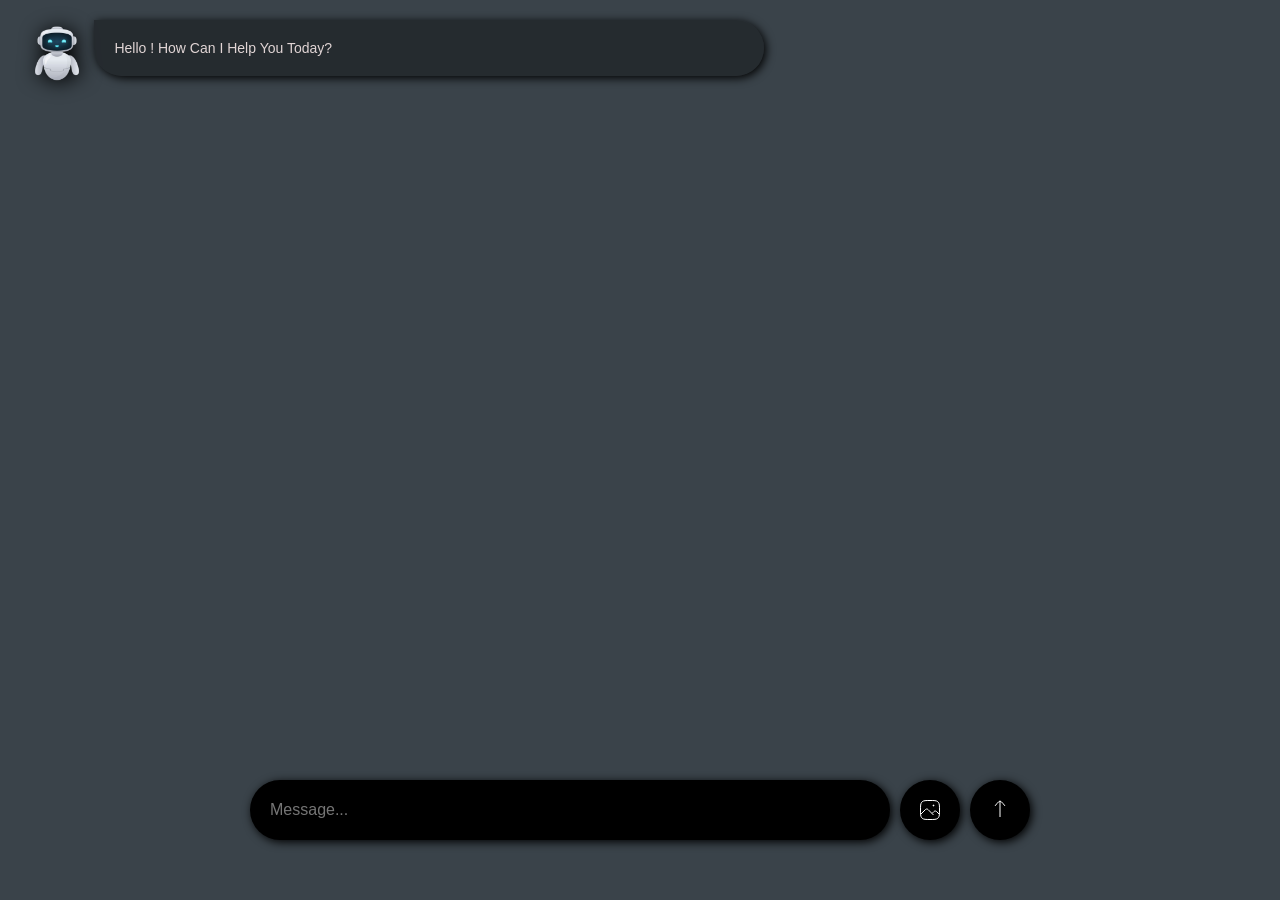
<file: ai-chatbot/index.html>
<!DOCTYPE html>
<html lang="en">

<head>
    <meta charset="UTF-8">
    <meta name="viewport" content="width=device-width, initial-scale=1.0">
    <title>Ai chat</title>
    <link rel="stylesheet" href="style.css">
    <link rel="shortcut icon" href="image/ai.png" type="image/x-icon">
</head>

<body>

    <div class="chat-container">
        <div class="ai-chat-box">
            <img src="image/ai.png" alt="" id="aiimage" width="10%">
            <div class="ai-chat-area">
                Hello ! How Can I Help You Today?
            </div>
        </div>
    </div>

    <div class="prompt-area">
        <input type="text" id="prompt" placeholder="Message...">
        <button id="image"><img src="img.svg" alt=""><input type="file" accept="images/*" hidden></button>
        <button id="submit"><img src="sumbit.svg" alt=""></button>
    </div>



    <script src="main.js"></script>
</body>

</html>
</file>
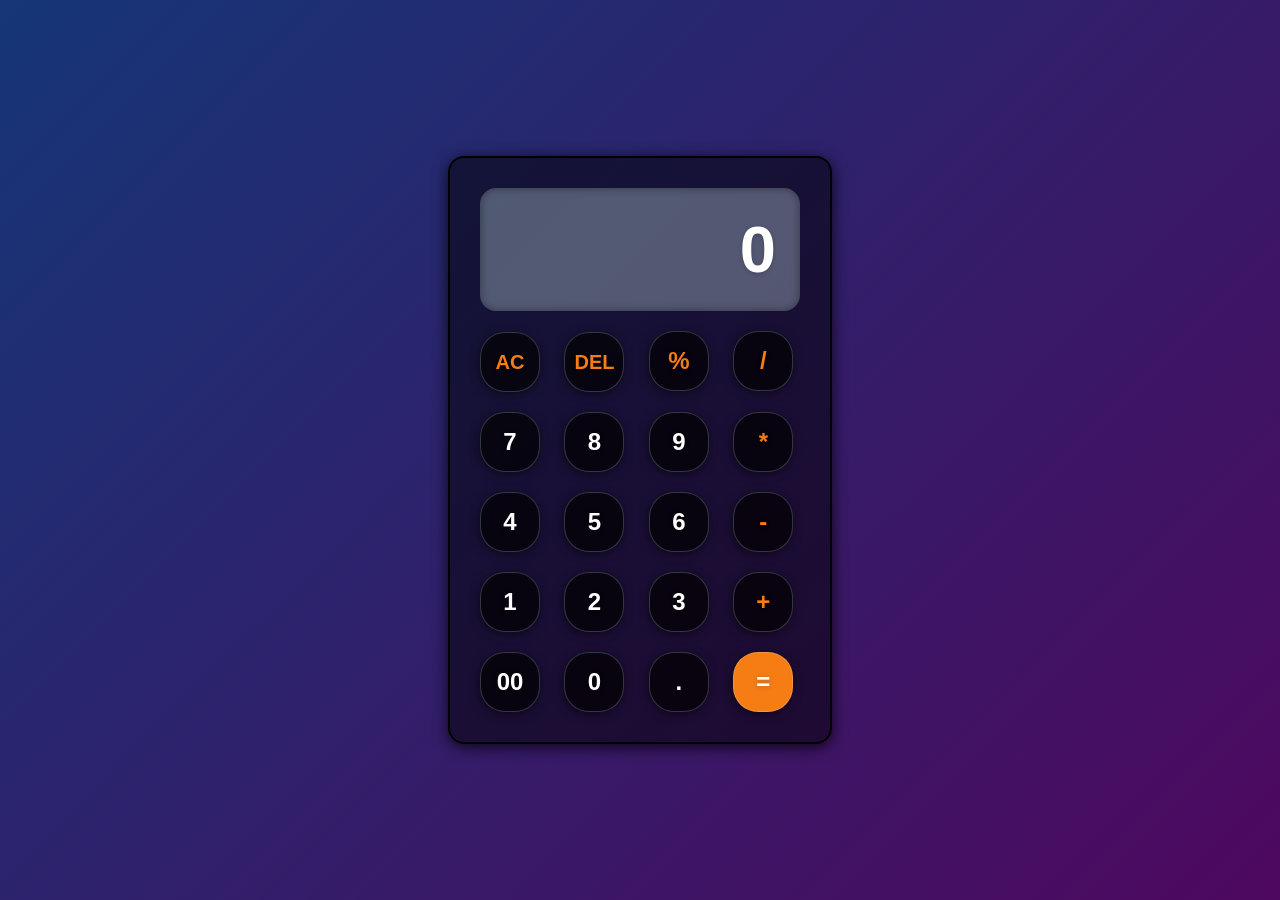
<file: calculator/index.html>
<!DOCTYPE html>
<html lang="en">

<head>
    <meta charset="UTF-8">
    <meta name="viewport" content="width=device-width, initial-scale=1.0">
    <title>Calculator</title>
    <link rel="stylesheet" href="style.css">
</head>

<body>
    <div class="calculator">
        <input type="text" placeholder="0" id="inputBox" readonly>

        <div>
            <button class="operator ac">AC</button>
            <button class="operator del">DEL</button>
            <button class="operator ">%</button>
            <button class="operator ">/</button>
        </div>

        <div>
            <button>7</button>
            <button>8</button>
            <button>9</button>
            <button class="operator">*</button>
        </div>

        <div>
            <button>4</button>
            <button>5</button>
            <button>6</button>
            <button class="operator">-</button>
        </div>

        <div>
            <button>1</button>
            <button>2</button>
            <button>3</button>
            <button class="operator">+</button>
        </div>

        <div>
            <button>00</button>
            <button>0</button>
            <button>.</button>
            <button class="equalBtn">=</button>
        </div>

    </div>
    <script src="main.js"></script>
</body>

</html>
</file>
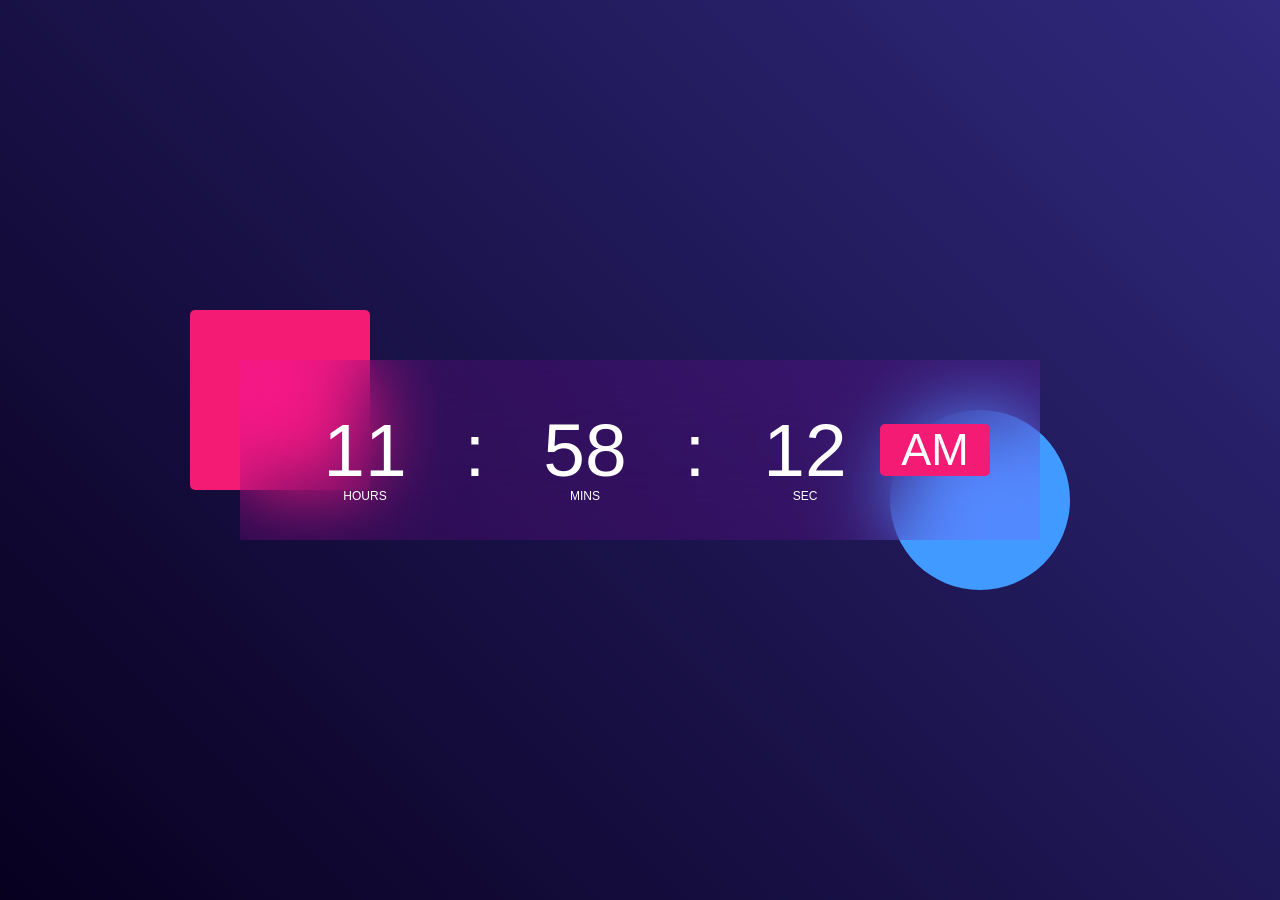
<file: digital-clock/index.html>
<!DOCTYPE html>
<html lang="en">
<head>
    <meta charset="UTF-8">
    <meta name="viewport" content="width=device-width, initial-scale=1.0">
    <title>Digital Clock</title>
    <link rel="stylesheet" href="style.css">
</head>
<body>
    
    <div class="hero">
        <div class="container">
            <div class="clock">
               <span id="hrs">00</span>
               <span>:</span>
               <span id="min">00</span>
               <span>:</span>
               <span id="sec">00</span>
               <span id="ampm">AM</span>
            </div>
        </div>
    </div>


    <script src="script.js"></script>
</body>
</html>
</file>
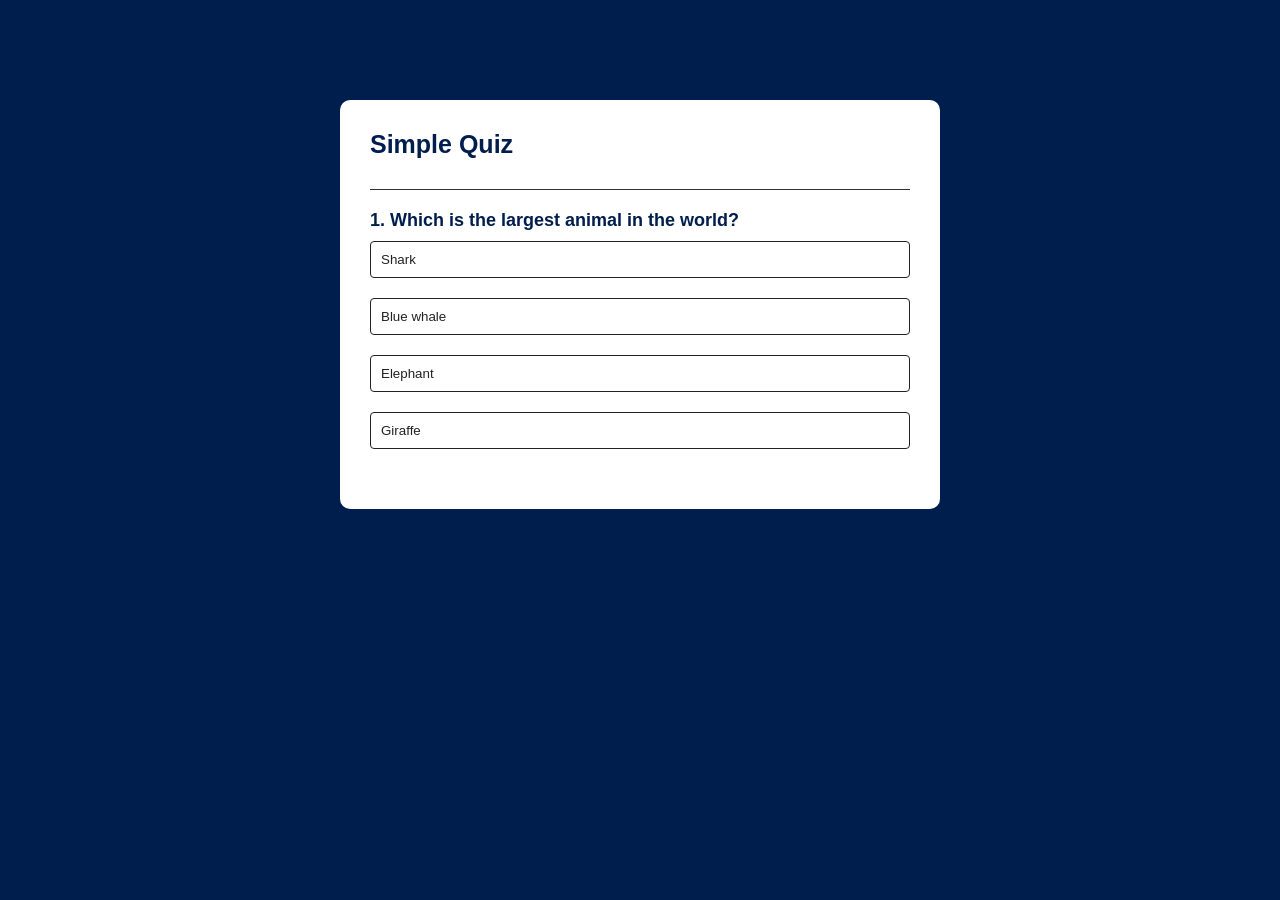
<file: quiz-app/index.html>
<!DOCTYPE html>
<html lang="en">

<head>
    <meta charset="UTF-8">
    <meta name="viewport" content="width=device-width, initial-scale=1.0">
    <title>Quiz App</title>
    <link rel="stylesheet" href="style.css">
</head>

<body>

    <div class="app">
        <h1>Simple Quiz</h1>
        <div class="quiz">
            <h2 id="question">Question goes here</h2>
            <div id="answer-button">
                <button class="btn">Answer 1</button>
                <button class="btn">Answer 2</button>
                <button class="btn">Answer 3</button>
                <button class="btn">Answer 4</button>
            </div>
            <button id="next-btn">Next</button>
        </div>
    </div>



    <script src="main.js"></script>
</body>

</html>
</file>
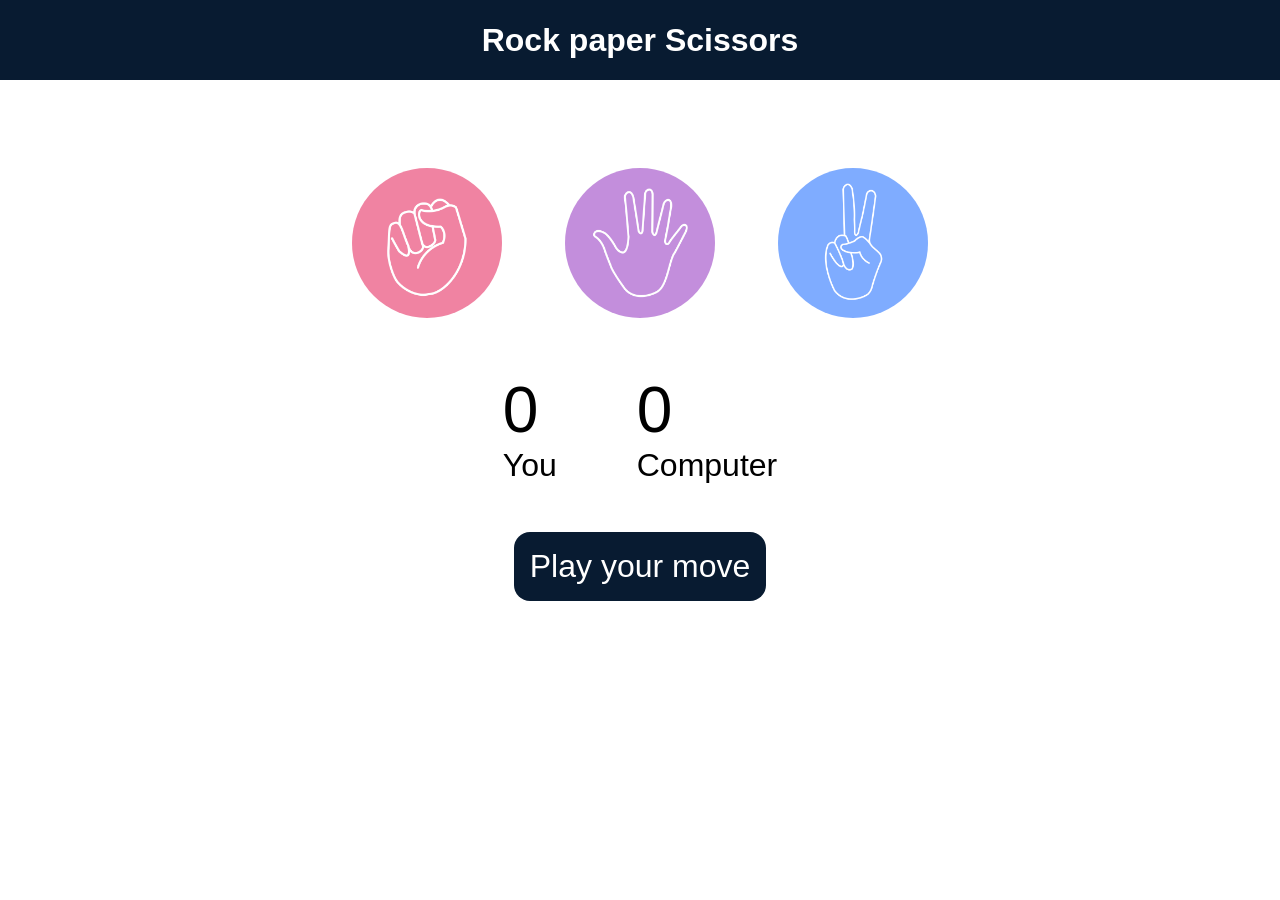
<file: rock-paper-game/index.html>
<!DOCTYPE html>
<html lang="en">

<head>
    <meta charset="UTF-8">
    <meta name="viewport" content="width=device-width, initial-scale=1.0">
    <title>Rock paper game</title>
    <link rel="stylesheet" href="style.css">
</head>

<body>
    <h1>Rock paper Scissors</h1>

    <div class="choices">
        <div class="choice" id="rock">
            <img src="./image/rock.png" alt="">
        </div>
        <div class="choice" id="paper">
            <img src="./image/paper.png" alt="">
        </div>
        <div class="choice" id="scissors">
            <img src="./image/scissors.png" alt="">
        </div>
    </div>

    <div class="score-board">
        <div class="score">
            <p id="user-score">0</p>
            <p>You</p>
        </div>
        <div class="score">
            <p id="comp-score">0</p>
            <p>Computer</p>
        </div>
    </div>

    <div class="msg-container">
        <p id="msg">Play your move</p>
    </div>

    <script src="main.js"></script>
</body>

</html>
</file>
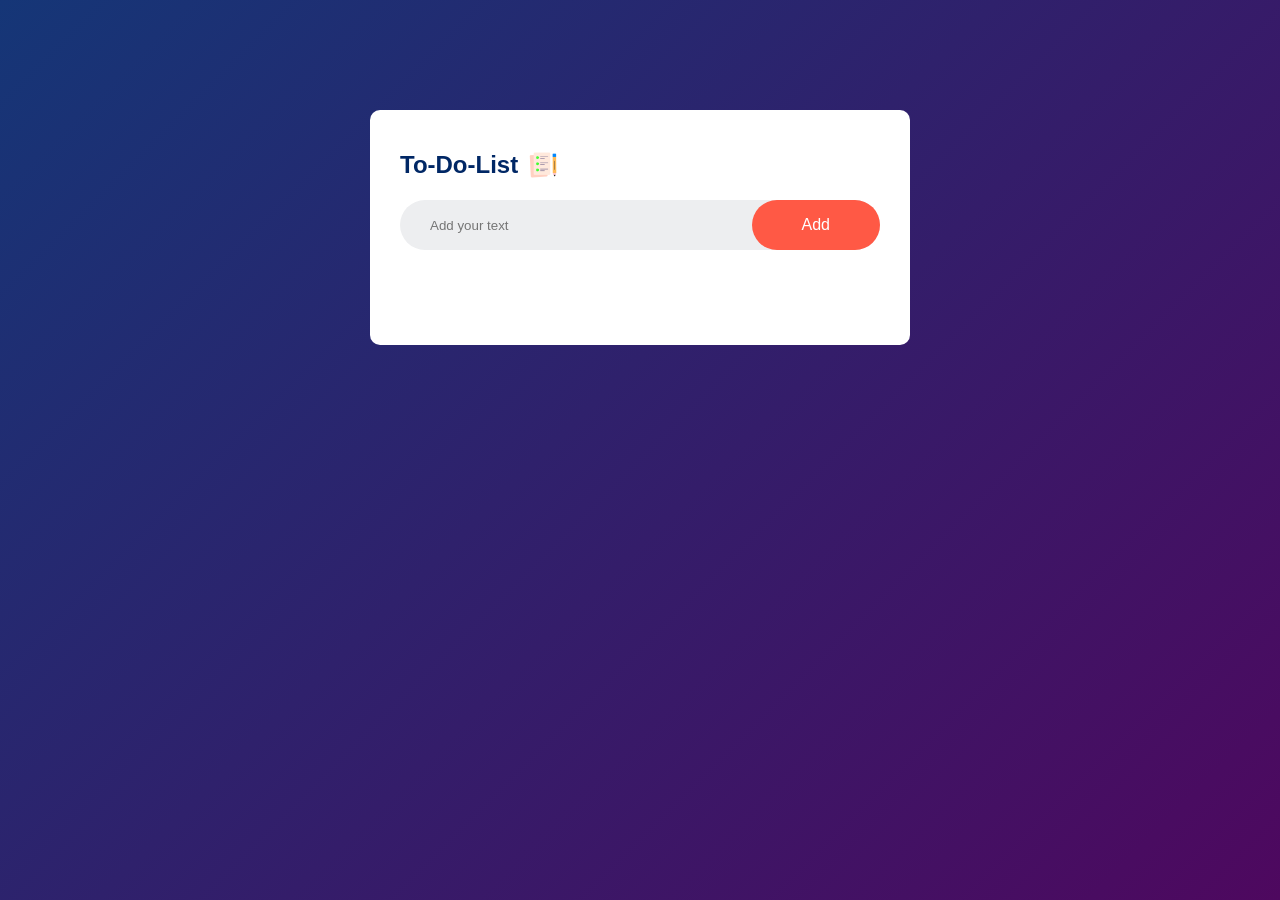
<file: to-do-list/index.html>
<!DOCTYPE html>
<html lang="en">
<head>
    <meta charset="UTF-8">
    <meta name="viewport" content="width=device-width, initial-scale=1.0">
    <title>To-do-list app</title>
    <link rel="shortcut icon" href="imge/To do app.jpg" type="image/x-icon">
    <link rel="stylesheet" href="style.css">
</head>
<body>
    <div class="container">
        <div class="todo-app">
            <h2>To-Do-List <img src="imge/icon.png" ></h2>
            <div class="row">
                <input type="text" id="input-box" placeholder="Add your text">
                <button onclick="addtask()">Add</button>
            </div>
            <ul id="list-container">
                <!-- <li class="checked">Task 1</li>
                <li>Task 2</li>
                <li>Task 3</li> -->
            </ul>
        </div>
    </div>


    
    <script src="script.js"></script>
</body>
</html>
</file>
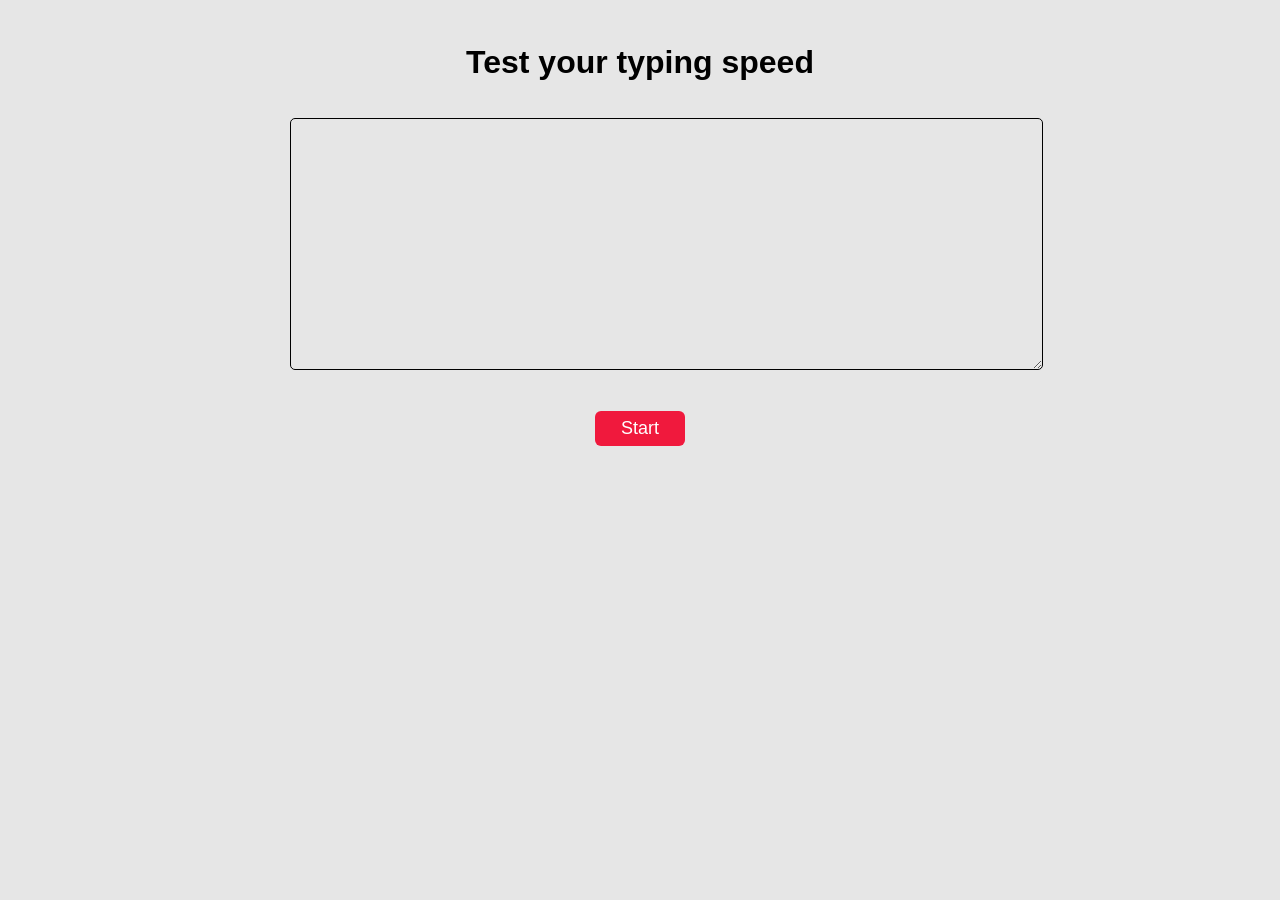
<file: typing-speed/index.html>
<!DOCTYPE html>
<html lang="en">

<head>
    <meta charset="UTF-8">
    <meta name="viewport" content="width=device-width, initial-scale=1.0">
    <title>Typing speed</title>
    <link rel="stylesheet" href="style.css">
</head>

<body>
    <div class="container">
        <div class="textArea">
            <h1>Test your typing speed</h1>
            <p id="randomText"></p>
            <textarea disabled name="" id="textInput" cols="80" rows="10"></textarea>
            <p id="result"></p>
            <button id="btn">Start</button>

        </div>
    </div>


    <script src="main.js"></script>
</body>

</html>
</file>
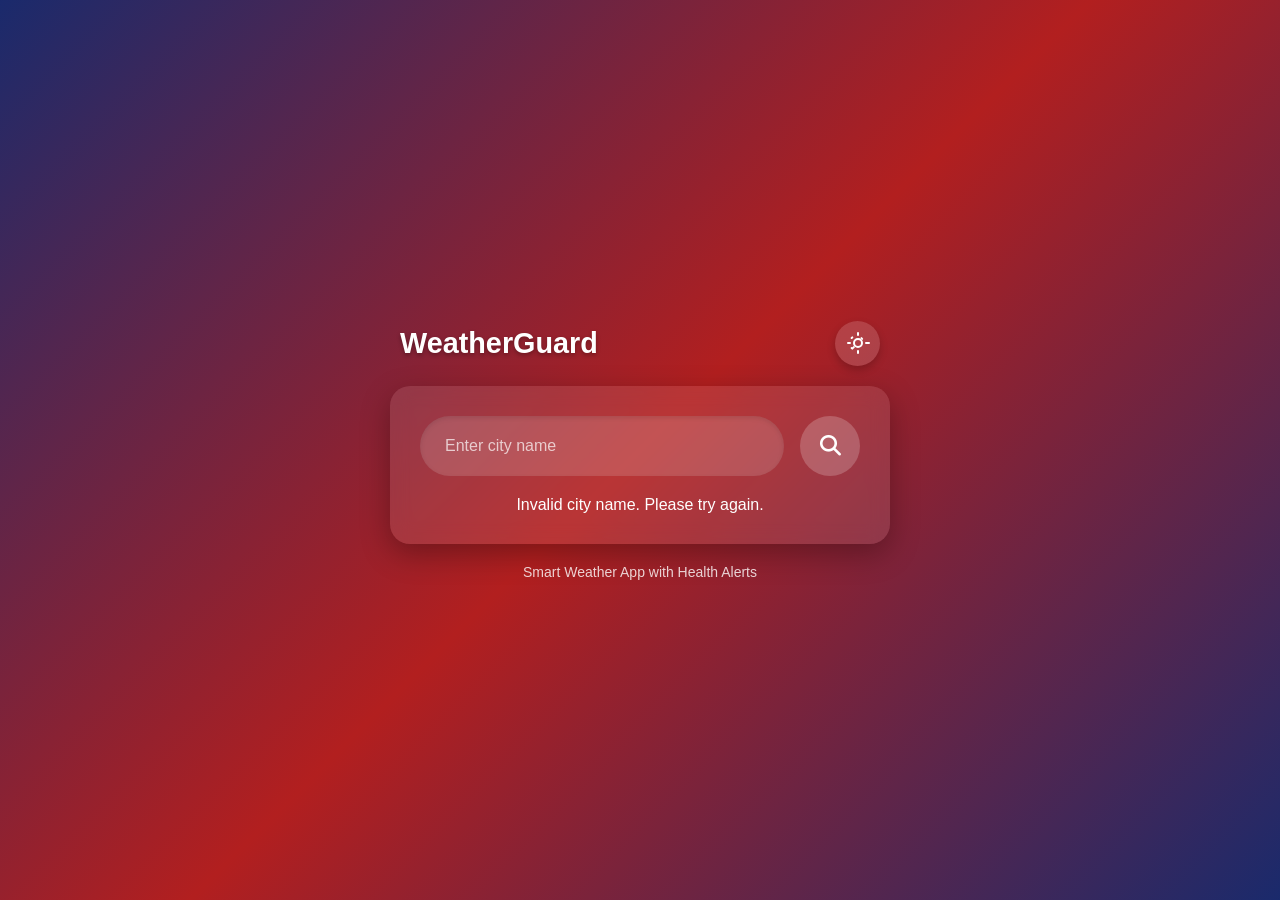
<file: weather-app/index.html>
<!DOCTYPE html>
<html lang="en">

<head>
    <meta charset="UTF-8">
    <meta name="viewport" content="width=device-width, initial-scale=1.0">
    <title>Smart Weather App</title>
    <link rel="shortcut icon" href="data:image/x-icon;," type="image/x-icon">
    <link rel="stylesheet" href="https://cdnjs.cloudflare.com/ajax/libs/font-awesome/6.7.2/css/all.min.css">
    <link rel="stylesheet" href="style.css">
</head>

<body>
    <div class="app-container">
        <div class="header">
            <h1 class="app-title">WeatherGuard</h1>
            <button class="theme-toggle" id="themeToggle">
                <img src="[data-uri]"
                    alt="Light mode">
            </button>
        </div>

        <div class="card">
            <div class="search">
                <input type="text" id="searchInput" placeholder="Enter city name" spellcheck="false">
                <button id="searchBtn">
                    <i class="fa-solid fa-magnifying-glass"></i>
                </button>
            </div>

            <div class="error">
                <p>Invalid city name. Please try again.</p>
            </div>

            <div class="weather">
                <img src="./image/snow.png" class="weather-icon" id="weatherIcon">
                <h1 class="temp" id="temperature">22°C</h1>
                <h2 class="city" id="cityName">Sahiwal</h2>

                <div class="details">
                    <div class="col">
                        <img src="./image/humidity.png" alt="">
                        <div>
                            <p class="humidity" id="humidity">50%</p>
                            <p>Humidity</p>
                        </div>
                    </div>

                    <div class="col">
                        <img src="./image/wind.png" alt="">
                        <div>
                            <p class="wind" id="windSpeed">15 km/h</p>
                            <p>Wind Speed</p>
                        </div>
                    </div>
                </div>

                <div class="health-alert" id="healthAlert">
                    <div class="alert-header">
                        <img src="[data-uri]"
                            class="alert-icon">
                        <div class="alert-title">Health Advisory</div>
                    </div>
                    <div class="alert-content" id="alertContent"></div>
                </div>
            </div>
        </div>

        <div class="footer">
            <p>Smart Weather App with Health Alerts</p>
        </div>
    </div>

    <script src="main.js"></script>
</body>
</html>
</file>
<file: ai-chatbot/style.css>
* {
    margin: 0;
    padding: 0;
    box-sizing: border-box;
    font-family: Verdana, Geneva, Tahoma, sans-serif;
}

body {
    width: 100%;
    height: 100vh;
}

.chat-container {
    width: 100%;
    height: 80%;
    background: rgb(58, 67, 74);
    padding: 20px;
    display: flex;
    flex-direction: column;
    gap: 20px;
    font-size: 14px;
    overflow: auto;
}

.user-chat-box {
    width: 60%;
    position: relative;
    left: 40%;
}

.ai-chat-box {
    width: 60%;
    position: relative;
}

.user-chat-area {
    width: 90%;
    padding: 20px;
    background: black;
    color: rgb(225, 213, 213);
    border-radius: 40px 0px 40px 40px;
    box-shadow: 2px 2px 10px black;
    display: flex;
    gap: 10px;
    flex-direction: column;
}

.chooseimg {
    width: 30%;
    border-radius: 30px;
}


.ai-chat-area {
    width: 90%;
    padding: 20px;
    background: rgba(0, 0, 0, 0.361);
    position: relative;
    left: 10%;
    color: rgb(225, 213, 213);
    border-radius: 0px 40px 40px 40px;
    box-shadow: 2px 2px 10px black;
}

#userimage {
    position: absolute;
    right: 0;
    filter: drop-shadow(2px 2px 10px black);

}

#aiimage {
    position: absolute;
    left: 0;
    filter: drop-shadow(2px 2px 10px black);

}

.prompt-area {
    width: 100%;
    height: 20%;
    background: rgb(58, 67, 74);
    display: flex;
    align-items: center;
    justify-content: center;
    gap: 10px;
    position: fixed;

}

.prompt-area input {
    width: 50%;
    height: 60px;
    background: black;
    outline: none;
    border: none;
    border-radius: 50px;
    padding: 20px;
    color: white;
    font-size: 16px;
    box-shadow: 2px 2px 10px black;
    transition: all 0.5s ease;
}

.prompt-area button {
    width: 60px;
    height: 60px;
    border-radius: 50%;
    background: black;
    border: none;
    box-shadow: 2px 2px 10px black;
    cursor: pointer;
    transition: all 0.5s ease;
}

.prompt-area input:hover {
    background-color: rgba(0, 0, 0, 0.338);
}

.prompt-area button:hover {
    background-color: rgba(0, 0, 0, 0.338);
}

.load {
    filter: drop-shadow(2px 2px 10px black);
    width: 65px;
    height: 40px;

}

.choose {
    width: 50px;
    height: 50px;
    border-radius: 50%;
}

#image {
    display: flex;
    align-items: center;
    justify-content: center;
}

@media(max-width:600px) {
    .user-chat-box {
        width: 80%;
        left: 20%;
    }

    .ai-chat-box {
        width: 80%;
    }
}
</file>
<file: calculator/style.css>
* {
    margin: 0;
    padding: 0;
    box-sizing: border-box;
    font-family: sans-serif;
    font-weight: bold;
}

body {
    width: 100%;
    height: 100vh;
    display: flex;
    justify-content: center;
    align-items: center;
    background: linear-gradient(135deg, #153677, #4e085f);
}

.calculator {
    padding: 20px;
    border: 2px solid #000;
    border-radius: 16px;
    box-shadow: 0px 3px 15px rgba(0, 0, 0, 0.8);
    background: rgba(0, 0, 0, 0.5);
}

input {
    width: 320px;
    padding: 24px;
    margin: 10px;
    background: rgba(225, 255, 255, 0.3);
    box-shadow: inset 0px 0px 8px rgba(0, 0, 0, 0.4);
    font-size: 65px;
    text-align: right;
    color: #fff;
    border: 2px solid rgba(0, 0, 0, 0.3);
    border-radius: 16px;
    text-shadow: 0px 1px 5px rgba(0, 0, 0, 0.2);
    border: none;
    outline: none;
    user-select: none;
}

input::placeholder {
    color: #fff;
}

button {
    width: 60px;
    height: 60px;
    margin: 10px;
    color: #fff;
    background: rgba(0, 0, 0, 0.7);
    font-size: 24px;
    cursor: pointer;
    border: 1px solid rgba(225, 255, 255, 0.2);
    border-radius: 25px;
    text-shadow: 0px 1px 5px rgba(0, 0, 0, 0.2);
    box-shadow: -1px 2px 10px rgba(0, 0, 0, 0.5);
}

.ac,
.del {
    font-size: 20px;
}

button:hover {
    color: #fff;
    background: #f67c14;
}

.equalBtn {
    background: #f67c14;
}

.operator {
    color: #f67c14;
}
</file>
<file: digital-clock/style.css>
*{
    margin: 0;
    padding: 0;
    box-sizing: border-box;
    font-family: sans-serif;
}

.hero{
    width: 100%;
    min-height: 100vh;
    background: linear-gradient(45deg, #08001f,#30297d);
    color: #fff;
    position: relative;
}


.container{
    width: 800px;
    height: 180px;
    position: absolute;
    top: 50%;
    left: 50%;
    transform: translate(-50%, -50%);
}

.clock{
    width: 100%;
    height: 100%;
    background: rgba(235, 0, 255, 0.11);
    display: flex;
    align-items: center;
    justify-content: center;
    backdrop-filter: blur(40px);
    user-select: none;
    cursor: pointer;
}

.container::before{
    content: "";
    width: 180px;
    height: 180px;
    background: #f41b75;
    border-radius: 5px;
    position: absolute;
    left: -50px;
    top: -50px;
    z-index: -1;
}

.container::after{
    content: "";
    width: 180px;
    height: 180px;
    background: #419aff;
    border-radius: 50%;
    position: absolute;
    right: -30px;
    bottom:  -50px;
    z-index: -1;
}

.clock span{
    font-size: 75px;
    width: 110px;
    display: inline-block;
    text-align: center;
    position: relative;
}

.clock span::after{
    font-size: 12px;
    position: absolute;
    bottom: -10px;
    left: 50%;
    transform: translateX(-50%);
}

#ampm{
    font-size: 45px;
    font-family: Verdana, Geneva, Tahoma, sans-serif;
    left: 20px;
    background: #f41b75;
    border-radius: 5px;

}

#hrs::after{
    content: "HOURS";
}

#min::after{
    content: "MINS";
}

#sec::after{
    content: "SEC";
}
</file>
<file: quiz-app/style.css>
* {
    margin: 0;
    padding: 0;
    box-sizing: border-box;
    font-family: sans-serif;
}

body {
    background: #001e4d;
}

.app {
    background: #fff;
    width: 90%;
    max-width: 600px;
    margin: 100px auto 0;
    border-radius: 10px;
    padding: 30px;
}

.app h1 {
    font-size: 25px;
    color: #001e4d;
    font-weight: 600;
    border-bottom: 1px solid #333;
    padding-bottom: 30px;
}

.quiz {
    padding: 20px 0;
}

.quiz h2 {
    font-size: 18px;
    color: #001e4d;
    font-weight: 600;
}

.btn {
    background: #fff;
    color: #222;
    font-weight: 500;
    width: 100%;
    border: 1px solid #222;
    padding: 10px;
    margin: 10px 0;
    text-align: left;
    border-radius: 4px;
    cursor: pointer;
    transition: all 0.3s ease;
}

.btn:hover:not([disabled]) {
    background: #222;
    color: #fff;
}

.btn:disabled {
    cursor: no-drop;
}

#next-btn {
    background: #001e4d;
    color: #fff;
    font-weight: 500;
    width: 150px;
    border: 0;
    padding: 10px;
    margin: 20px auto 0;
    border-radius: 4px;
    cursor: pointer;
    display: none;
}

.correct {
    background: #9aeabc;
}

.incorrect {
    background: #ff9393;
}
</file>
<file: rock-paper-game/style.css>
* {
    margin: 0;
    padding: 0;
    box-sizing: border-box;
    font-family: sans-serif;
}

h1 {
    background: #081b31;
    color: #fff;
    height: 5rem;
    line-height: 5rem;
    text-align: center;
}

.choice {
    height: 165px;
    width: 165px;
    border-radius: 50%;
    align-items: center;
    display: flex;
    justify-content: center;
}

.choice:hover {
    background-color: #081b31;
}

img {
    height: 150px;
    width: 150px;
    object-fit: cover;
    border-radius: 50%;
}

.choices {
    display: flex;
    justify-content: center;
    align-items: center;
    gap: 3rem;
    margin-top: 5rem;
}

.score-board {
    display: flex;
    justify-content: center;
    align-items: center;
    font-size: 2rem;
    margin-top: 3rem;
    gap: 5rem;
}

.score {
    user-select: none;
}

#user-score,
#comp-score {
    font-size: 4rem;
}

.msg-container {
    align-items: center;
    justify-content: center;
    display: flex;
    margin-top: 3rem;
}

#msg {
    background-color: #081b31;
    color: #fff;
    font-size: 2rem;
    display: inline;
    padding: 1rem;
    border-radius: 1rem;
}
</file>
<file: to-do-list/style.css>
*{
    margin: 0;
    padding: 0;
    box-sizing: border-box;
    font-family:'Poppins', sans-serif;
}

.container{
    width: 100%;
    min-height: 100vh;
    background: linear-gradient(135deg, #153677 , #4e085f);
    padding: 10px;
}

.todo-app{
    width: 100%;
    max-width: 540px;
    background: #fff;
    margin: 100px auto 20px;
    padding: 40px 30px 70px;
    border-radius: 10px;
}

.todo-app h2{
    color: #002765;
    display: flex;
    align-items: center;
    margin-bottom: 20px;
}

.todo-app h2 img{
    width: 30px;
    margin-left: 10px;
}

.row{
    display: flex;
    align-items: center;
    justify-content: space-between;
    background: #edeef0;
    border-radius: 30px;
    padding-left: 20px;
    margin-bottom: 25px;
}

input{
    flex: 1;
    border: none;
    outline: none;
    background: transparent;
    padding: 10px;
    font-weight: 14px;
}

button{
    border: none;
    outline: none;
    padding: 16px 50px; 
    background: #ff5945;
    color: #fff;
    font-size: 16px;
    cursor: pointer;
    border-radius: 40px;
}

ul li{
    list-style: none;
    font-size: 17px;
    padding: 12px 8px 12px 50px;
    user-select: none; 
    cursor: pointer;
    position: relative;
} 

ul li::before{
    content: "";
    position: absolute;
    height: 25px;
    width: 25px;
    border-radius: 50%;
    background-image: url(imge/unchecked.png);
    background-size: cover;
    background-position: center;
    top: 10px;
    left: 8px;
}

ul li.checked{
    color: #555;
    text-decoration: line-through;
}

ul li.checked::before{
    background-image: url(imge/checked.png);
}

ul li span{
    position: absolute;
    right: 0;
    top: 5px;
    width: 40px;
    height: 40px;
    font-size: 20px;
    color: #555;
    line-height: 40px;
    text-align: center;
    border-radius: 50%;
}

ul li span:hover{
    background: #edeef0;
}
</file>
<file: typing-speed/style.css>
*{
    margin: 0;
    padding: 0;
    box-sizing: border-box;
    font-family: sans-serif;
}


body{
    background: rgb(230, 230, 230);
}

.container{
    width: 700px;
    margin: auto;
    text-align: center;
    margin-top: 44px;
}

.textArea h1{
    user-select: none;
}

.container button{
    width: 90px;
    height: 35px;
    background: rgb(240, 25, 61);
    color: #fff;
    border-radius: 6px;
    font-size: 18px;
    border: none;
    margin-top: 22px;
    cursor: pointer;
    transition: background 0.5s ease;
    user-select: none;
}

#btn:hover{
    background: transparent;
    color: #ff0000;
    border: 1px solid rgb(240, 25, 61);
}


textarea{
    height: 252px;
    background: rgb(230, 230, 230);
    border-radius: 5px;
    margin-top: 22px;
    resize: vertical;
    border: none;
    outline: none;
    border: 1px solid black;
    padding: 8px;
    font-size: 15px;
}

#randomText ,#result{
    margin-top: 15px;
    font-size: 15px;
    font-weight: 600;
    user-select: none;
}
</file>
<file: weather-app/style.css>
* {
     margin: 0;
     padding: 0;
     box-sizing: border-box;
     font-family: 'Segoe UI', Tahoma, Geneva, Verdana, sans-serif;
     transition: background-color 0.3s, color 0.3s;
 }

 body {
     background: linear-gradient(135deg, #1a2a6c, #b21f1f, #1a2a6c);
     color: #fff;
     min-height: 100vh;
     padding: 20px;
     display: flex;
     justify-content: center;
     align-items: center;
 }

 .app-container {
     width: 100%;
     max-width: 500px;
     margin: 0 auto;
 }

 .header {
     display: flex;
     justify-content: space-between;
     align-items: center;
     margin-bottom: 20px;
     padding: 0 10px;
 }

 .app-title {
     font-size: 1.8rem;
     font-weight: 700;
     color: #fff;
     text-shadow: 0 2px 4px rgba(0, 0, 0, 0.3);
 }

 .theme-toggle {
     background: rgba(255, 255, 255, 0.15);
     border: none;
     border-radius: 50%;
     width: 45px;
     height: 45px;
     cursor: pointer;
     display: flex;
     justify-content: center;
     align-items: center;
     box-shadow: 0 4px 8px rgba(0, 0, 0, 0.2);
     transition: transform 0.2s;
 }

 .theme-toggle:hover {
     transform: scale(1.05);
     background: rgba(255, 255, 255, 0.25);
 }

 #searchBtn i {
     color: #fff;
     font-size: 1.3rem;
 }

 .card {
     width: 100%;
     background: rgba(255, 255, 255, 0.1);
     backdrop-filter: blur(10px);
     border-radius: 20px;
     padding: 30px;
     box-shadow: 0 10px 30px rgba(0, 0, 0, 0.3);
 }

 .search {
     width: 100%;
     display: flex;
     align-items: center;
     justify-content: space-between;
     margin-bottom: 20px;
 }

 .search input {
     border: 0;
     outline: 0;
     background: rgba(255, 255, 255, 0.15);
     color: #fff;
     padding: 15px 25px;
     height: 60px;
     border-radius: 30px;
     margin-right: 16px;
     flex: 1;
     font-size: 16px;
     box-shadow: inset 0 2px 5px rgba(0, 0, 0, 0.1);
 }

 .search input::placeholder {
     color: rgba(255, 255, 255, 0.7);
 }

 .search button {
     border: 0;
     outline: 0;
     background: rgba(255, 255, 255, 0.2);
     border-radius: 50%;
     width: 60px;
     height: 60px;
     cursor: pointer;
     display: flex;
     justify-content: center;
     align-items: center;
     transition: all 0.3s;
 }

 .search button:hover {
     background: rgba(255, 255, 255, 0.3);
     transform: scale(1.05);
 }

 .search button img {
     width: 20px;
 }

 .error {
     text-align: center;
     margin-top: 10px;
     font-size: 16px;
     color: #fff;
     display: none;
 }

 .weather {
     display: none;
 }

 .weather-icon {
     width: 150px;
     margin: 0 auto;
     display: block;
 }

 .temp {
     font-size: 70px;
     font-weight: 700;
     text-align: center;
     margin: 10px 0;
     text-shadow: 0 4px 8px rgba(0, 0, 0, 0.2);
 }

 .city {
     font-size: 36px;
     font-weight: 500;
     text-align: center;
     margin-bottom: 30px;
 }

 .details {
     display: flex;
     justify-content: space-between;
     margin-top: 40px;
 }

 .col {
     display: flex;
     align-items: center;
     text-align: left;
     background: rgba(255, 255, 255, 0.1);
     border-radius: 15px;
     padding: 15px;
     width: 48%;
     box-shadow: 0 4px 8px rgba(0, 0, 0, 0.1);
 }

 .col img {
     width: 40px;
     margin-right: 15px;
 }

 .humidity,
 .wind {
     font-size: 24px;
     font-weight: 600;
     margin-bottom: 5px;
 }

 .health-alert {
     margin-top: 30px;
     padding: 15px 20px;
     border-radius: 15px;
     background: rgba(255, 255, 255, 0.1);
     display: none;
     animation: fadeIn 0.5s ease-in-out;
 }

 .alert-header {
     display: flex;
     align-items: center;
     margin-bottom: 10px;
 }

 .alert-icon {
     width: 30px;
     margin-right: 10px;
 }

 .alert-title {
     font-size: 18px;
     font-weight: 600;
 }

 .alert-content {
     font-size: 15px;
     line-height: 1.5;
 }

 .footer {
     text-align: center;
     margin-top: 20px;
     font-size: 14px;
     opacity: 0.8;
 }

 /* Dark mode styles */
 body.dark-mode {
     background: linear-gradient(135deg, #0f0c29, #302b63, #24243e);
 }

 body.dark-mode .card {
     background: rgba(0, 0, 0, 0.25);
 }

 body.dark-mode .search input {
     background: rgba(0, 0, 0, 0.2);
 }

 body.dark-mode .search button {
     background: rgba(0, 0, 0, 0.2);
 }

 body.dark-mode .col {
     background: rgba(0, 0, 0, 0.2);
 }

 body.dark-mode .health-alert {
     background: rgba(0, 0, 0, 0.2);
 }

 /* Animation */
 @keyframes fadeIn {
     from {
         opacity: 0;
         transform: translateY(10px);
     }

     to {
         opacity: 1;
         transform: translateY(0);
     }
 }

 /* Responsive */
 @media (max-width: 500px) {
     .card {
         padding: 20px;
     }

     .search input {
         padding: 12px 20px;
         font-size: 14px;
     }

     .temp {
         font-size: 60px;
     }

     .city {
         font-size: 28px;
     }

     .col {
         padding: 10px;
     }

     .humidity,
     .wind {
         font-size: 20px;
     }
 }
</file>
